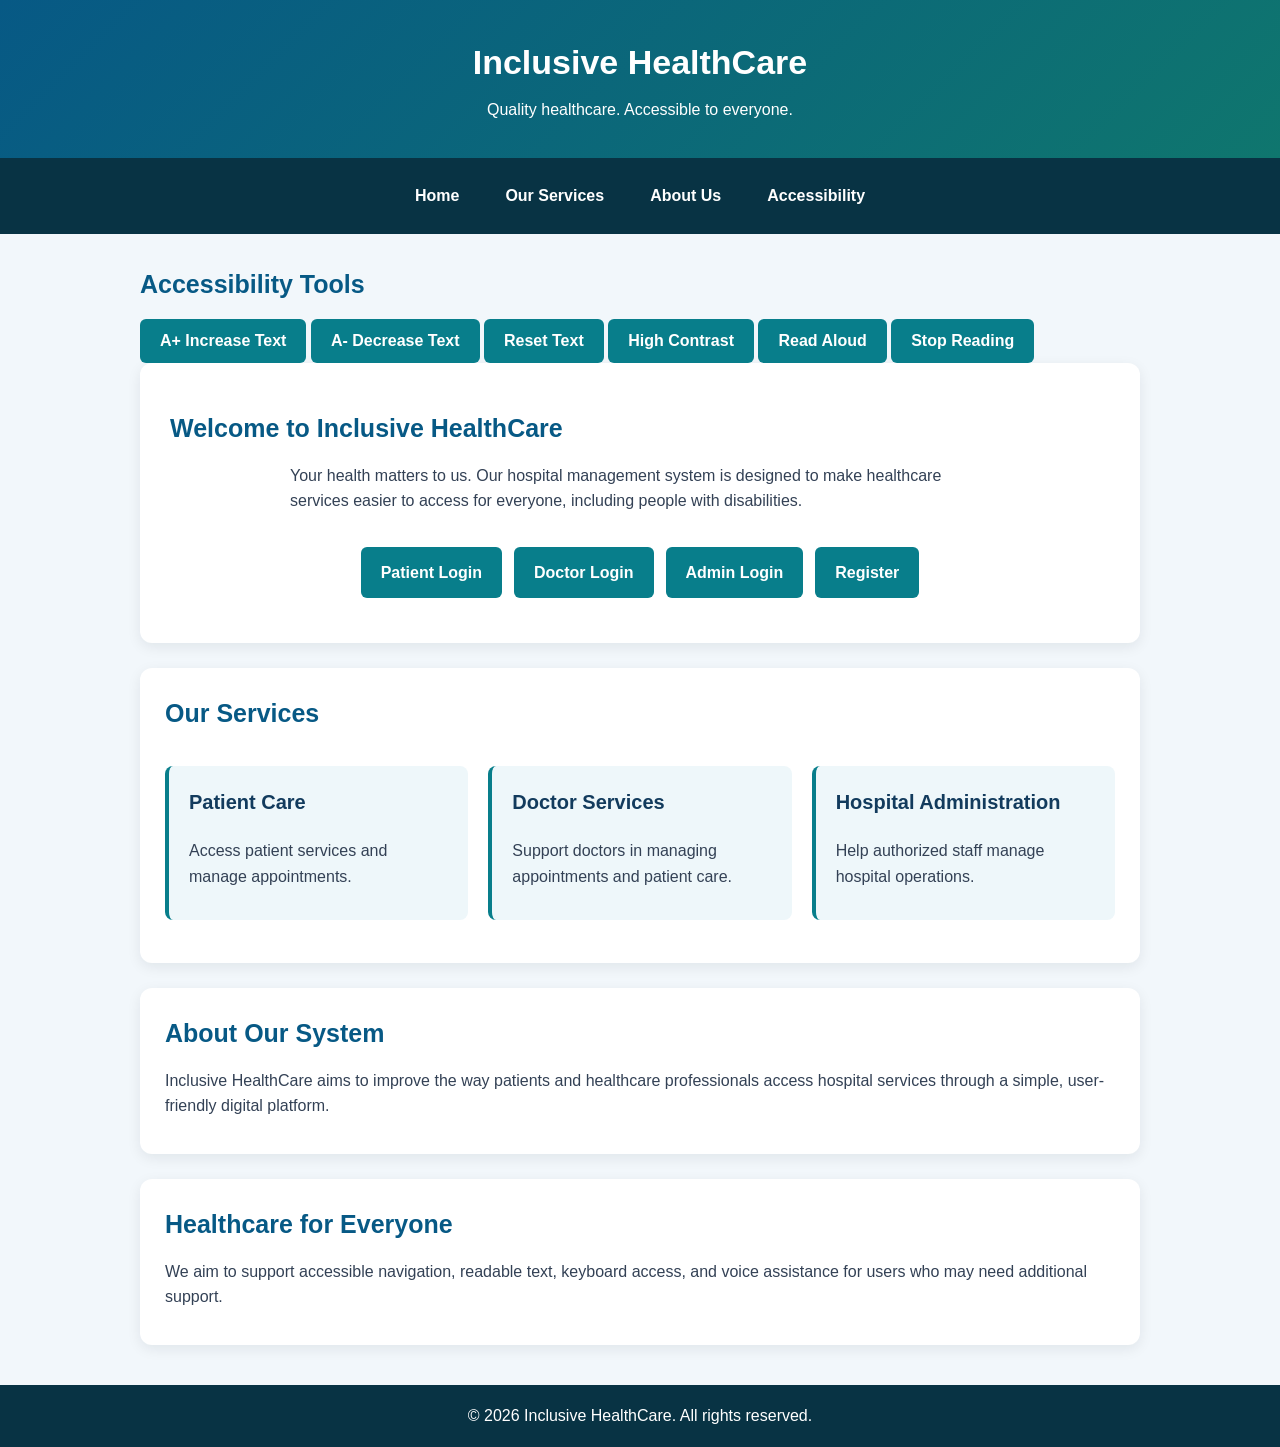
<file: index.html>
<!DOCTYPE html>
<html lang="en">
<head>
    <meta charset="UTF-8">
    <meta name="viewport" content="width=device-width, initial-scale=1.0">

    <title>Inclusive HealthCare | Hospital Management System</title>

    <link rel="stylesheet" href="styles.css">
</head>

<body>

    <header>
        <h1>Inclusive HealthCare</h1>
        <p>Quality healthcare. Accessible to everyone.</p>
    </header>

    <nav>
        <a href="#home">Home</a>
        <a href="#services">Our Services</a>
        <a href="#about">About Us</a>
        <a href="#accessibility">Accessibility</a>
    </nav>

    <main>
        
        <div class="accessibility-tools">
            <h2>Accessibility Tools</h2>

            <button type="button" id="increaseFont">
                A+ Increase Text
            </button>

            <button type="button" id="decreaseFont">
                A- Decrease Text
            </button>

            <button type="button" id="resetFont">
                Reset Text
            </button>
            
            <button type="button" id="contrastToggle">
                High Contrast
            </button>

            <button id="readAloud">Read Aloud</button>
            <button id="stopReading">Stop Reading</button>

        </div>


        <section id="home" class="welcome">
            <h2>Welcome to Inclusive HealthCare</h2>

            <p>
                Your health matters to us. Our hospital management
                system is designed to make healthcare services
                easier to access for everyone, including people
                with disabilities.
            </p>

            
<div class="welcome-buttons">
    <a class="hospital-button" href="login.html">Patient Login</a>
    <a class="hospital-button" href="login.html">Doctor Login</a>
    <a class="hospital-button" href="login.html">Admin Login</a>
    <a class="hospital-button" href="register.html">Register</a>
</div>

        </section>

        <section id="services">
            <h2>Our Services</h2>

            <div class="services-container">

                <article class="service-card">
                    <h3>Patient Care</h3>
                    <p>Access patient services and manage appointments.</p>
                </article>

                <article class="service-card">
                    <h3>Doctor Services</h3>
                    <p>Support doctors in managing appointments and patient care.</p>
                </article>

                <article class="service-card">
                    <h3>Hospital Administration</h3>
                    <p>Help authorized staff manage hospital operations.</p>
                </article>

            </div>
        </section>

        <section id="about">
            <h2>About Our System</h2>

            <p>
                Inclusive HealthCare aims to improve the way patients
                and healthcare professionals access hospital services
                through a simple, user-friendly digital platform.
            </p>
        </section>

        <section id="accessibility">
            <h2>Healthcare for Everyone</h2>

            <p>
                We aim to support accessible navigation, readable text,
                keyboard access, and voice assistance for users who
                may need additional support.
            </p>
        </section>

    </main>

    <footer>
        <p>&copy; 2026 Inclusive HealthCare. All rights reserved.</p>
    </footer>

    
<script>
    const increaseFont = document.getElementById("increaseFont");
    const decreaseFont = document.getElementById("decreaseFont");
    const resetFont = document.getElementById("resetFont");

    let currentFontSize = 16;

    document.body.style.fontSize = currentFontSize + "px";

    increaseFont.addEventListener("click", function () {
        if (currentFontSize < 28) {
            currentFontSize += 2;
            document.body.style.fontSize = currentFontSize + "px";
        }
    });

    decreaseFont.addEventListener("click", function () {
        if (currentFontSize > 12) {
            currentFontSize -= 2;
            document.body.style.fontSize = currentFontSize + "px";
        }
    });

    resetFont.addEventListener("click", function () {
        currentFontSize = 16;
        document.body.style.fontSize = currentFontSize + "px";
    });
    
const contrastToggle = document.getElementById("contrastToggle");

contrastToggle.addEventListener("click", function () {
    document.body.classList.toggle("high-contrast");

    if (document.body.classList.contains("high-contrast")) {
        contrastToggle.textContent = "Normal Contrast";
    } else {
        contrastToggle.textContent = "High Contrast";
    }
});
const readAloudButton = document.getElementById("readAloud");
const stopReadingButton = document.getElementById("stopReading");

readAloudButton.addEventListener("click", function () {
    window.speechSynthesis.cancel();

    const pageText = document.querySelector("main").innerText;
    const speech = new SpeechSynthesisUtterance(pageText);

    speech.lang = "en-KE";
    window.speechSynthesis.speak(speech);
});

stopReadingButton.addEventListener("click", function () {
    window.speechSynthesis.cancel();
});

</script>

</body>
</html>
</file>
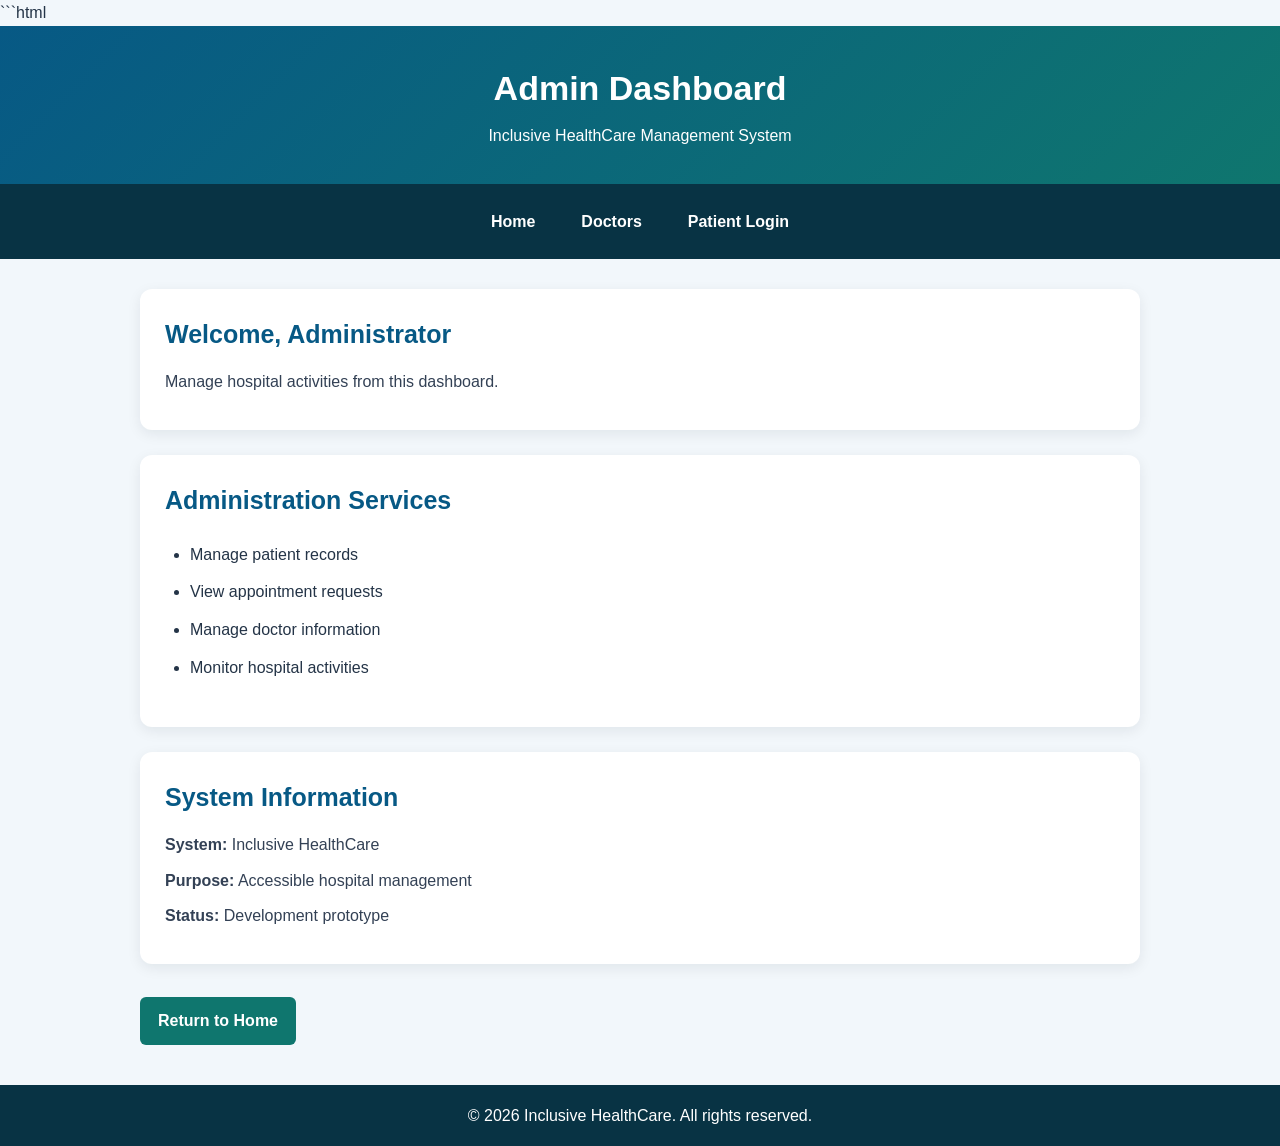
<file: admin.html>
```html
<!DOCTYPE html>
<html lang="en">
<head>
    <meta charset="UTF-8">
    <meta name="viewport" content="width=device-width, initial-scale=1.0">
    <title>Admin Dashboard | Inclusive HealthCare</title>
    <link rel="stylesheet" href="styles.css">
</head>
<body>

    <header>
        <h1>Admin Dashboard</h1>
        <p>Inclusive HealthCare Management System</p>
    </header>

    <nav>
        <a href="index.html">Home</a>
        <a href="doctors.html">Doctors</a>
        <a href="login.html">Patient Login</a>
    </nav>

    <main>
        <section>
            <h2>Welcome, Administrator</h2>
            <p>Manage hospital activities from this dashboard.</p>
        </section>

        <section>
            <h2>Administration Services</h2>
            <ul>
                <li>Manage patient records</li>
                <li>View appointment requests</li>
                <li>Manage doctor information</li>
                <li>Monitor hospital activities</li>
            </ul>
        </section>

        <section>
            <h2>System Information</h2>
            <p><strong>System:</strong> Inclusive HealthCare</p>
            <p><strong>Purpose:</strong> Accessible hospital management</p>
            <p><strong>Status:</strong> Development prototype</p>
        </section>

        <p>
            <a href="index.html">Return to Home</a>
        </p>
    </main>

    <footer>
        <p>&copy; 2026 Inclusive HealthCare. All rights reserved.</p>
    </footer>

</body>
</html>
</file>
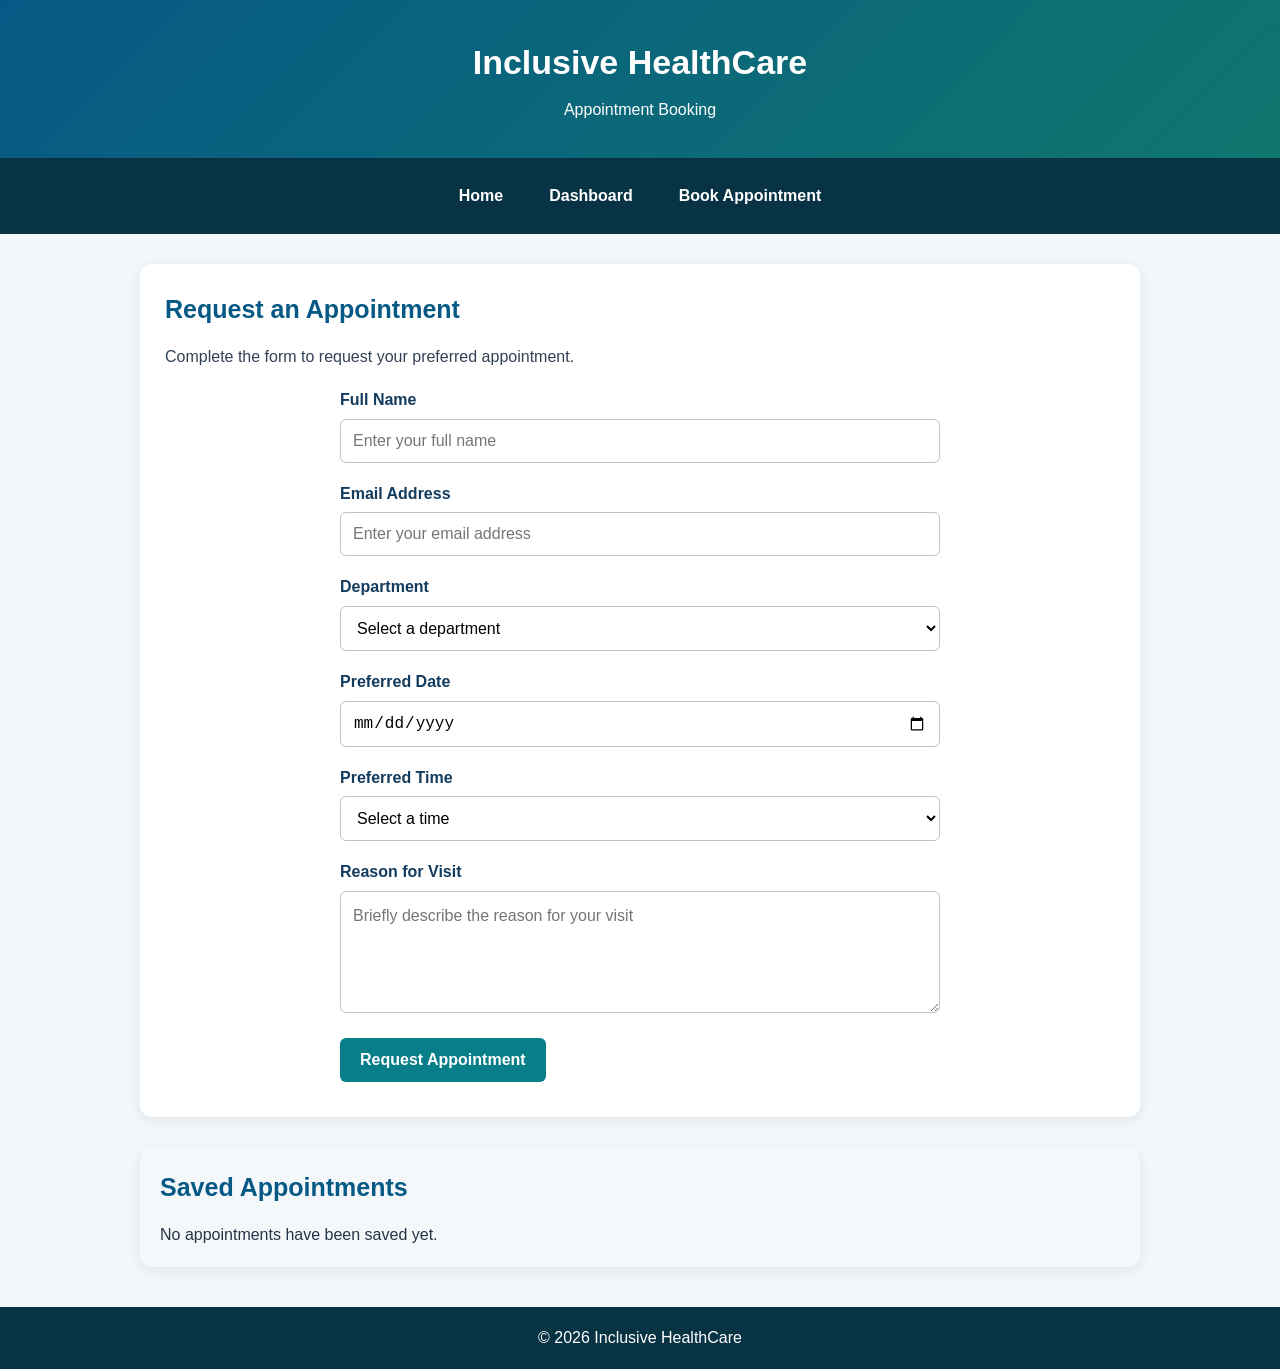
<file: appointments.html>
<!DOCTYPE html>
<html lang="en">
<head>
    <meta charset="UTF-8">
    <meta name="viewport" content="width=device-width, initial-scale=1.0">

    <title>Book an Appointment | Inclusive HealthCare</title>
    <link rel="stylesheet" href="styles.css">
</head>

<body>

    <header>
        <h1>Inclusive HealthCare</h1>
        <p>Appointment Booking</p>
    </header>

    <nav aria-label="Main navigation">
        <a href="index.html">Home</a>
        <a href="patient-dashboard.html">Dashboard</a>
        <a href="appointments.html" aria-current="page">
            Book Appointment
        </a>
    </nav>

    <main>
        <section aria-labelledby="bookingHeading">
            <h2 id="bookingHeading">Request an Appointment</h2>

            <p>
                Complete the form to request your preferred appointment.
            </p>

            <form id="appointmentForm"
                  aria-label="Request a hospital appointment">

                <label for="patientName">Full Name</label>
                <input
                    type="text"
                    id="patientName"
                    name="patientName"
                    placeholder="Enter your full name"
                    autocomplete="name"
                    required
                >

                <label for="patientEmail">Email Address</label>
                <input
                    type="email"
                    id="patientEmail"
                    name="patientEmail"
                    placeholder="Enter your email address"
                    autocomplete="email"
                    required
                >

                <label for="department">Department</label>
                <select id="department" name="department" required>
                    <option value="">Select a department</option>
                    <option value="general">General Medicine</option>
                    <option value="paediatrics">Paediatrics</option>
                    <option value="maternity">Maternity</option>
                    <option value="dental">Dental Care</option>
                    <option value="eye">Eye Care</option>
                </select>

                <label for="appointmentDate">Preferred Date</label>
                <input
                    type="date"
                    id="appointmentDate"
                    name="appointmentDate"
                    required
                >

                <label for="appointmentTime">Preferred Time</label>
                <select
                    id="appointmentTime"
                    name="appointmentTime"
                    required
                >
                    <option value="">Select a time</option>
                    <option value="09:00">9:00 AM</option>
                    <option value="10:00">10:00 AM</option>
                    <option value="11:00">11:00 AM</option>
                    <option value="13:00">1:00 PM</option>
                    <option value="14:00">2:00 PM</option>
                    <option value="15:00">3:00 PM</option>
                </select>

                <label for="reason">Reason for Visit</label>
                <textarea
                    id="reason"
                    name="reason"
                    rows="4"
                    placeholder="Briefly describe the reason for your visit"
                    required
                ></textarea>

                <button type="submit">Request Appointment</button>

            </form>

            <p id="appointmentMessage"
               role="status"
               aria-live="polite"></p>
        </section>

        <section id="savedAppointments"
                 aria-labelledby="savedHeading">

            <h2 id="savedHeading">Saved Appointments</h2>

            <div id="appointmentsList"
                 aria-live="polite"></div>

        </section>
    </main>

    <footer>
        <p>&copy; 2026 Inclusive HealthCare</p>
    </footer>

    <script>
        const appointmentForm =
            document.getElementById("appointmentForm");

        const appointmentDate =
            document.getElementById("appointmentDate");

        const appointmentMessage =
            document.getElementById("appointmentMessage");

        const appointmentsList =
            document.getElementById("appointmentsList");

        // Return today's date in the browser's local time.
        function getLocalToday() {
            const today = new Date();

            const year = today.getFullYear();
            const month = String(today.getMonth() + 1).padStart(2, "0");
            const day = String(today.getDate()).padStart(2, "0");

            return `${year}-${month}-${day}`;
        }

        // Prevent patients from selecting a past date.
        appointmentDate.min = getLocalToday();

        // Read saved appointments safely.
        function getAppointments() {
            try {
                const saved = JSON.parse(
                    localStorage.getItem("appointments") || "[]"
                );

                return Array.isArray(saved) ? saved : [];
            } catch (error) {
                return [];
            }
        }

        // Save the appointment list to browser storage.
        function saveAppointments(appointments) {
            try {
                localStorage.setItem(
                    "appointments",
                    JSON.stringify(appointments)
                );

                return true;
            } catch (error) {
                appointmentMessage.textContent =
                    "Unable to save appointments. Check browser storage.";

                return false;
            }
        }

        // Create a text element safely.
        function createTextElement(tag, text) {
            const element = document.createElement(tag);
            element.textContent = text;
            return element;
        }

        // Submit and save an appointment.
        appointmentForm.addEventListener("submit", function(event) {
            event.preventDefault();

            // Check the date again before saving.
            if (appointmentDate.value < getLocalToday()) {
                appointmentMessage.textContent =
                    "Please select today or a future date.";

                appointmentDate.focus();
                return;
            }

            const appointment = {
                patientName:
                    document.getElementById("patientName").value.trim(),

                patientEmail:
                    document.getElementById("patientEmail").value.trim(),

                department:
                    document.getElementById("department").value,

                appointmentDate: appointmentDate.value,

                appointmentTime:
                    document.getElementById("appointmentTime").value,

                reason:
                    document.getElementById("reason").value.trim(),

                status: "Pending"
            };

            const appointments = getAppointments();

            appointments.push(appointment);

            if (!saveAppointments(appointments)) {
                return;
            }

            appointmentMessage.textContent =
                "Your appointment request has been saved successfully!";

            appointmentForm.reset();

            // Refresh the minimum date in case the day has changed.
            appointmentDate.min = getLocalToday();

            displayAppointments();
        });

        // Display saved appointments and their management controls.
        function displayAppointments() {
            const appointments = getAppointments();

            appointmentsList.replaceChildren();

            if (appointments.length === 0) {
                appointmentsList.textContent =
                    "No appointments have been saved yet.";

                return;
            }

            appointments.forEach(function(appointment, index) {
                const appointmentCard = document.createElement("article");

                appointmentCard.classList.add("appointment-card");

                const heading = createTextElement(
                    "h3",
                    "Appointment " + (index + 1)
                );

                const name = createTextElement(
                    "p",
                    "Patient: " + (appointment.patientName || "Not provided")
                );

                const email = createTextElement(
                    "p",
                    "Email: " + (appointment.patientEmail || "Not provided")
                );

                const departmentNames = {
                    general: "General Medicine",
                    paediatrics: "Paediatrics",
                    maternity: "Maternity",
                    dental: "Dental Care",
                    eye: "Eye Care"
                };

                const department = createTextElement(
                    "p",
                    "Department: " +
                    (departmentNames[appointment.department] ||
                     appointment.department || "Not provided")
                );

                const date = createTextElement(
                    "p",
                    "Date: " + (appointment.appointmentDate || "Not provided")
                );

                const timeNames = {
                    "09:00": "9:00 AM",
                    "10:00": "10:00 AM",
                    "11:00": "11:00 AM",
                    "13:00": "1:00 PM",
                    "14:00": "2:00 PM",
                    "15:00": "3:00 PM"
                };

                const time = createTextElement(
                    "p",
                    "Time: " +
                    (timeNames[appointment.appointmentTime] ||
                     appointment.appointmentTime || "Not provided")
                );

                const reason = createTextElement(
                    "p",
                    "Reason: " + (appointment.reason || "Not provided")
                );

                const status = createTextElement(
                    "p",
                    "Current status: " + (appointment.status || "Pending")
                );

                status.classList.add("appointment-status");

                // Accessible appointment status selector.
                const statusLabel = document.createElement("label");

                const statusSelectId = "appointmentStatus" + index;

                statusLabel.htmlFor = statusSelectId;
                statusLabel.textContent = "Update appointment status:";

                const statusSelect = document.createElement("select");

                statusSelect.id = statusSelectId;
                statusSelect.setAttribute(
                    "aria-label",
                    "Status for appointment " + (index + 1)
                );

                const statusOptions = [
                    "Pending",
                    "Approved",
                    "Cancelled"
                ];

                statusOptions.forEach(function(optionText) {
                    const option = document.createElement("option");

                    option.value = optionText;
                    option.textContent = optionText;

                    statusSelect.appendChild(option);
                });

                statusSelect.value = statusOptions.includes(
                    appointment.status
                ) ? appointment.status : "Pending";

                // Save status changes.
                statusSelect.addEventListener("change", function() {
                    const updatedAppointments = getAppointments();

                    if (!updatedAppointments[index]) {
                        appointmentMessage.textContent =
                            "Appointment not found. Please refresh the page.";
                        return;
                    }

                    updatedAppointments[index].status = statusSelect.value;

                    if (saveAppointments(updatedAppointments)) {
                        appointmentMessage.textContent =
                            "Appointment status updated.";

                        displayAppointments();
                    }
                });

                // Delete appointment with confirmation.
                const deleteButton = document.createElement("button");

                deleteButton.type = "button";
                deleteButton.textContent = "Delete Appointment";

                deleteButton.setAttribute(
                    "aria-label",
                    "Delete appointment " + (index + 1)
                );

                deleteButton.addEventListener("click", function() {
                    const confirmed = window.confirm(
                        "Are you sure you want to delete this appointment?"
                    );

                    if (!confirmed) {
                        return;
                    }

                    const updatedAppointments = getAppointments();

                    // Remove the correct appointment by its current index.
                    if (index < 0 || index >= updatedAppointments.length) {
                        appointmentMessage.textContent =
                            "Appointment not found. Please refresh the page.";
                        return;
                    }

                    updatedAppointments.splice(index, 1);

                    if (saveAppointments(updatedAppointments)) {
                        appointmentMessage.textContent =
                            "Appointment deleted successfully.";

                        displayAppointments();
                    }
                });

                appointmentCard.append(
                    heading,
                    name,
                    email,
                    department,
                    date,
                    time,
                    reason,
                    status,
                    statusLabel,
                    statusSelect,
                    deleteButton
                );

                appointmentsList.appendChild(appointmentCard);
            });
        }

        // Show previously saved appointments when the page opens.
        displayAppointments();
    </script>

</body>
</html>
</file>
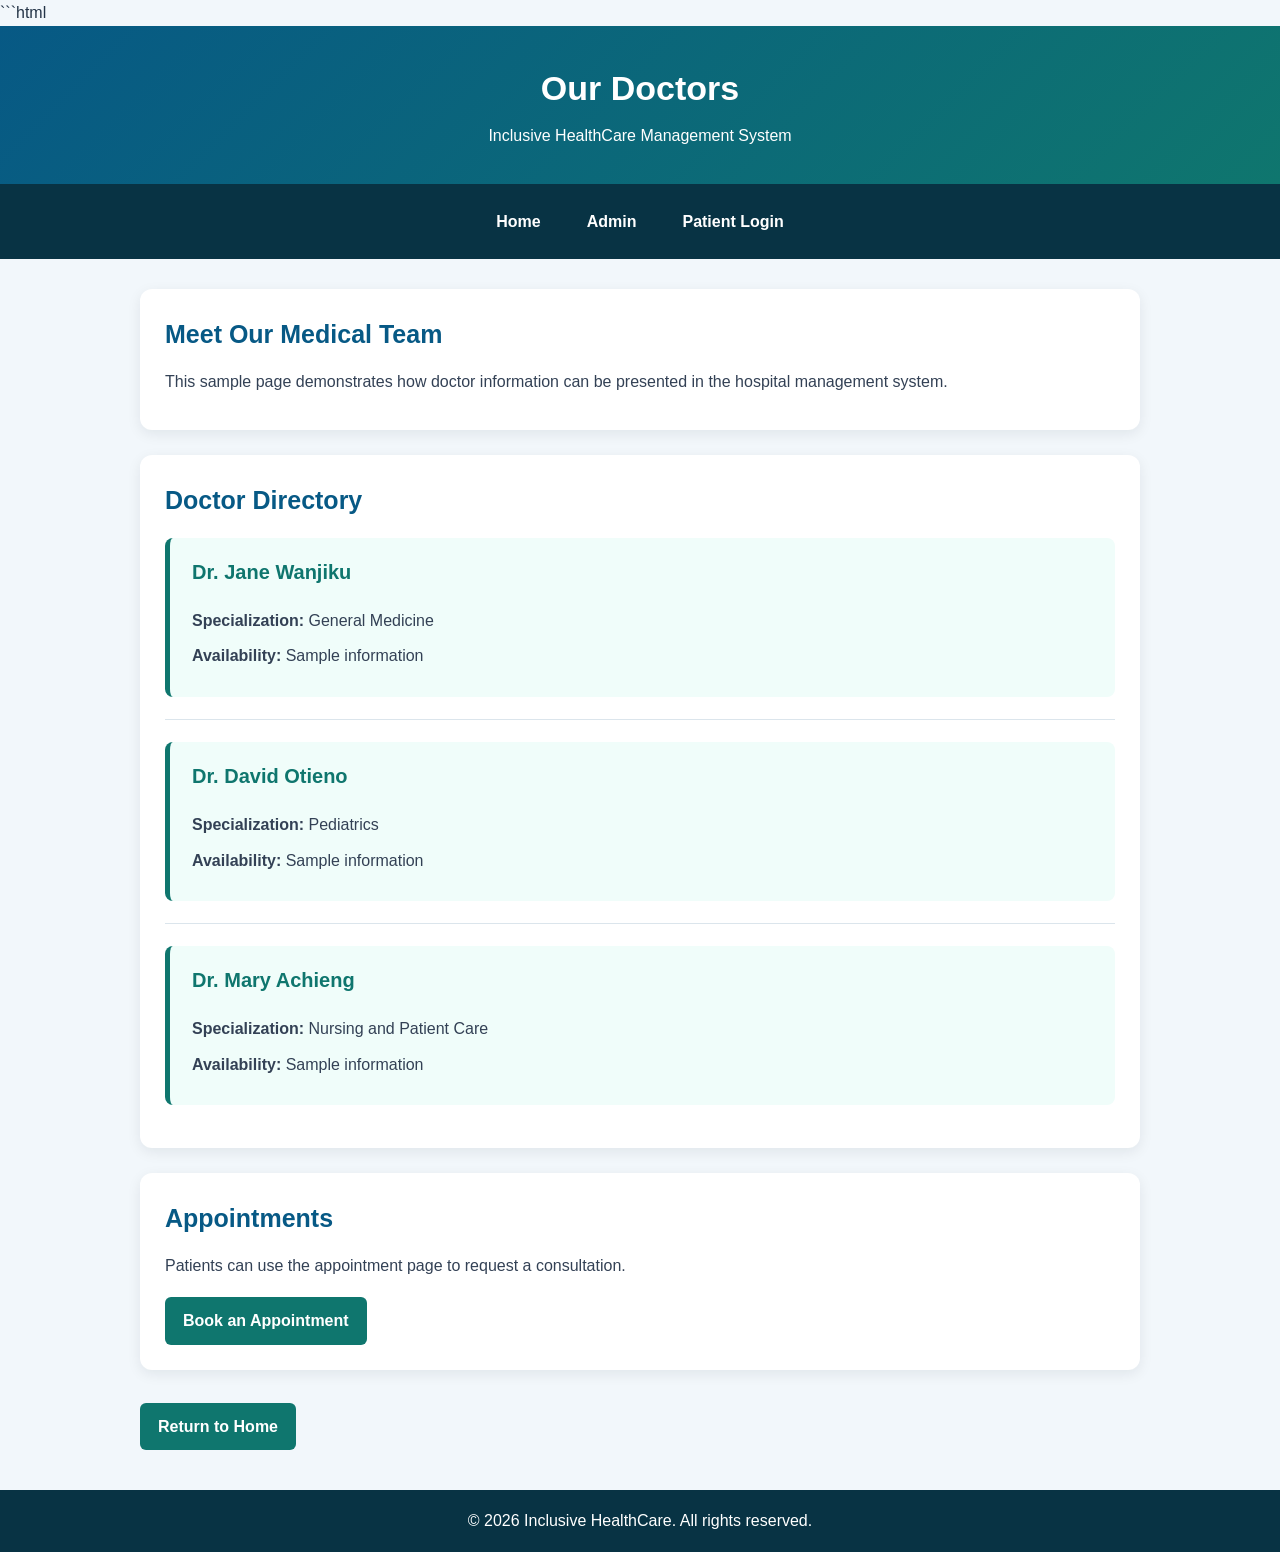
<file: doctors.html>
```html
<!DOCTYPE html>
<html lang="en">
<head>
    <meta charset="UTF-8">
    <meta name="viewport" content="width=device-width, initial-scale=1.0">
    <title>Doctors | Inclusive HealthCare</title>
    <link rel="stylesheet" href="styles.css">
</head>
<body>

    <header>
        <h1>Our Doctors</h1>
        <p>Inclusive HealthCare Management System</p>
    </header>

    <nav>
        <a href="index.html">Home</a>
        <a href="admin.html">Admin</a>
        <a href="login.html">Patient Login</a>
    </nav>

    <main>
        <section>
            <h2>Meet Our Medical Team</h2>
            <p>
                This sample page demonstrates how doctor information
                can be presented in the hospital management system.
            </p>
        </section>

        <section>
            <h2>Doctor Directory</h2>

            <article>
                <h3>Dr. Jane Wanjiku</h3>
                <p><strong>Specialization:</strong> General Medicine</p>
                <p><strong>Availability:</strong> Sample information</p>
            </article>

            <hr>

            <article>
                <h3>Dr. David Otieno</h3>
                <p><strong>Specialization:</strong> Pediatrics</p>
                <p><strong>Availability:</strong> Sample information</p>
            </article>

            <hr>

            <article>
                <h3>Dr. Mary Achieng</h3>
                <p><strong>Specialization:</strong> Nursing and Patient Care</p>
                <p><strong>Availability:</strong> Sample information</p>
            </article>
        </section>

        <section>
            <h2>Appointments</h2>
            <p>Patients can use the appointment page to request a consultation.</p>
            <a href="appointment.html">Book an Appointment</a>
        </section>

        <p>
            <a href="index.html">Return to Home</a>
        </p>
    </main>

    <footer>
        <p>&copy; 2026 Inclusive HealthCare. All rights reserved.</p>
    </footer>

</body>
</html>
</file>
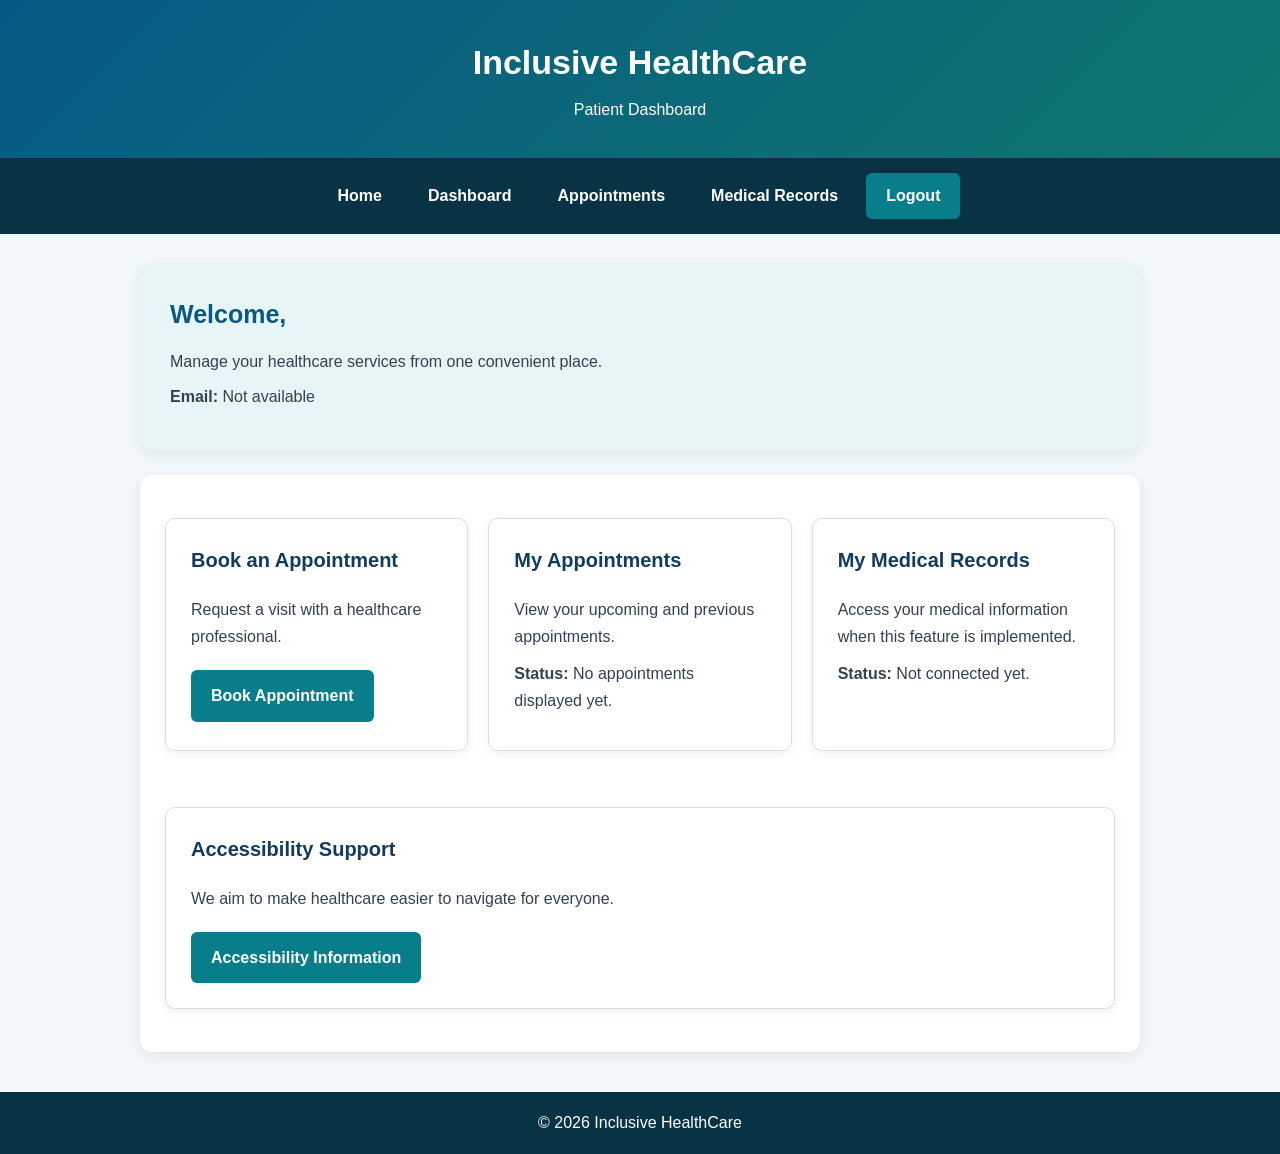
<file: patient-dashboard.html>
<?php
require_once __DIR__ . '/auth.php';
?>

<!DOCTYPE html>
<html lang="en">
<head>
    <meta charset="UTF-8">
    <meta name="viewport" content="width=device-width, initial-scale=1.0">

    <title>Patient Dashboard | Inclusive HealthCare</title>

    <link rel="stylesheet" href="styles.css">
</head>
<body>

    <header>
        <h1>Inclusive HealthCare</h1>
        <p>Patient Dashboard</p>
    </header>

    
<nav>
    <a href="index.html">Home</a>
    <a href="patient-dashboard.html">Dashboard</a>
    <a href="appointments.html">Appointments</a>
    <a href="#records">Medical Records</a>
    <button type="button" id="logoutBtn">Logout</button>
</nav>


    <main>

        
        <section class="dashboard-welcome">
            
        <h2>
            Welcome,
            <?= htmlspecialchars(
                $_SESSION['patient_name'],
                ENT_QUOTES,
                'UTF-8'
            ) ?>
        </h2>

            <p>
                Manage your healthcare services from one convenient place.
            </p>

            <p><strong>Email:</strong> <span id="patientEmail">Not available</span></p>
        </section>


        <section class="dashboard-container">

            <article class="dashboard-card">
                <h3>Book an Appointment</h3>
                <p>Request a visit with a healthcare professional.</p>
                <a class="hospital-button" href="#appointments.html">
                    Book Appointment
                </a>
            </article>

            <article class="dashboard-card" id="appointments">
                <h3>My Appointments</h3>
                <p>View your upcoming and previous appointments.</p>
                <p><strong>Status:</strong> No appointments displayed yet.</p>
            </article>

            <article class="dashboard-card" id="records">
                <h3>My Medical Records</h3>
                <p>Access your medical information when this feature is implemented.</p>
                <p><strong>Status:</strong> Not connected yet.</p>
            </article>

            <article class="dashboard-card">
                <h3>Accessibility Support</h3>
                <p>We aim to make healthcare easier to navigate for everyone.</p>
                <a class="hospital-button" href="hospital.html#accessibility">
                    Accessibility Information
                </a>
            </article>

        </section>

    </main>

    <footer>
        <p>&copy; 2026 Inclusive HealthCare</p>
    </footer>

</body>
</html>
</file>
<file: styles.css>
/* Basic page styling */
* {
    box-sizing: border-box;
}

body {
    margin: 0;
    font-family: Arial, sans-serif;
    background-color: #f4f8fb;
    color: #263746;
    line-height: 1.6;
}

/* Header */
header {
    background-color: #123b5d;
    color: white;
    text-align: center;
    padding: 30px 20px;
}

header h1 {
    margin: 0;
    font-size: 32px;
}

header p {
    margin: 10px 0 0;
}

/* Navigation */
nav {
    background-color: #087e8b;
    padding: 15px;
    display: flex;
    justify-content: center;
    flex-wrap: wrap;
    gap: 25px;
}

nav a {
    color: white;
    text-decoration: none;
    font-weight: bold;
}

nav a:hover,
nav a:focus {
    text-decoration: underline;
}

/* Main sections */
main {
    width: 90%;
    max-width: 1100px;
    margin: 30px auto;
}

section {
    background-color: white;
    margin-bottom: 25px;
    padding: 30px;
    border-radius: 12px;
    box-shadow: 0 3px 10px rgba(0, 0, 0, 0.07);
}

h2 {
    color: #123b5d;
    text-align: center;
    margin-top: 0;
}

/* Welcome section */
.welcome {
    text-align: center;
    padding: 45px 30px;
}

.welcome p {
    max-width: 700px;
    margin: 15px auto 25px;
}

.welcome-buttons {
    display: flex;
    justify-content: center;
    flex-wrap: wrap;
    gap: 12px;
}

button {
    background-color: #087e8b;
    color: white;
    border: none;
    border-radius: 6px;
    padding: 13px 20px;
    font-size: 16px;
    font-weight: bold;
    cursor: pointer;
}

button:hover,
button:focus {
    background-color: #123b5d;
}

/* Service cards */
.services-container {
    display: flex;
    flex-wrap: wrap;
    justify-content: center;
    gap: 20px;
}

.service-card {
    flex: 1 1 220px;
    padding: 20px;
    background-color: #eef7fa;
    border-radius: 8px;
    border-left: 4px solid #087e8b;
}

.service-card h3 {
    color: #123b5d;
}

/* Footer */
footer {
    background-color: #123b5d;
    color: white;
    text-align: center;
    padding: 20px;
}

footer p {
    margin: 0;
}

/* Smaller screens */
@media (max-width: 600px) {
    header h1 {
        font-size: 26px;
    }

    nav {
        gap: 15px;
    }

    main {
        width: 94%;
    }

    section {
        padding: 20px;
    }

    .welcome-buttons {
        flex-direction: column;
    }

    button {
        width: 100%;
    }
}

/* Registration form */
form {
    max-width: 600px;
    margin: 0 auto;
}

form label {
    display: block;
    margin-top: 18px;
    margin-bottom: 6px;
    font-weight: bold;
    color: #123b5d;
}

form input,
form select {
    display: block;
    width: 100%;
    padding: 12px;
    font-size: 16px;
    border: 1px solid #b8c5d1;
    border-radius: 6px;
    background-color: white;
}

form input:focus,
form select:focus {
    outline: 3px solid #8ddde5;
    border-color: #087e8b;
}

form button {
    margin-top: 25px;
}

form button:focus {
    outline: 3px solid #8ddde5;
    outline-offset: 3px;
}

.hospital-button {
    display: inline-block;
    background-color: #087e8b;
    color: white;
    padding: 13px 20px;
    border-radius: 6px;
    text-decoration: none;
    font-size: 16px;
    font-weight: bold;
}

.hospital-button:hover,
.hospital-button:focus {
    background-color: #123b5d;
    color: white;
}

/* Patient dashboard */
.dashboard-welcome {
    text-align: center;
    background-color: #e8f5f7;
    padding: 30px;
}

.dashboard-container {
    display: flex;
    flex-wrap: wrap;
    gap: 20px;
    margin: 25px 0;
}

.dashboard-card {
    flex: 1 1 300px;
    background-color: white;
    border: 1px solid #d5e1e8;
    border-radius: 10px;
    padding: 25px;
    box-shadow: 0 3px 10px rgba(0, 0, 0, 0.06);
}

.dashboard-card h3 {
    color: #123b5d;
}

.dashboard-card p {
    line-height: 1.7;
}

.dashboard-card .hospital-button {
    margin-top: 10px;
}

/* Appointment form textarea */
form textarea {
    display: block;
    width: 100%;
    padding: 12px;
    font-family: Arial, sans-serif;
    font-size: 16px;
    line-height: 1.5;
    border: 1px solid #b8c5d1;
    border-radius: 6px;
    resize: vertical;
}

form textarea:focus {
    outline: 3px solid #8ddde5;
    border-color: #087e8b;
}


/* Saved appointments section */
#savedAppointments {
    margin-top: 30px;
    padding: 20px;
    background-color: #f4f8fb;
    border-radius: 12px;
}

/* Individual appointment cards */
#appointmentsList > div {
    background-color: white;
    padding: 18px;
    margin-bottom: 16px;
    border: 1px solid #d8e2eb;
    border-left: 5px solid #168aad;
    border-radius: 8px;
    box-shadow: 0 3px 8px rgba(0, 0, 0, 0.08);
}

/* Appointment details */
#appointmentsList p {
    margin: 8px 0;
    line-height: 1.5;
    color: #243447;
}

/* Delete button */
#appointmentsList button {
    background-color: #c62828;
    color: white;
    padding: 10px 14px;
    border: none;
    border-radius: 6px;
    cursor: pointer;
}

#appointmentsList button:hover {
    background-color: #991b1b;
}

.appointment-status {
    display: inline-block;
    background-color: #fff3cd;
    color: #856404;
    padding: 6px 12px;
    border-radius: 20px;
    font-weight: bold;
    font-size: 14px;
}

body.high-contrast {
    background-color: #000000;
    color: #ffffff;
}

body.high-contrast header,
body.high-contrast nav,
body.high-contrast main,
body.high-contrast section,
body.high-contrast .accessibility-tools {
    background-color: #000000;
    color: #ffffff;
}

body.high-contrast a {
    color: #ffff00;
}

body.high-contrast button {
    background-color: #ffff00;
    color: #000000;
    border: 2px solid #ffffff;
}

/* Keyboard accessibility */
button:focus-visible,
a:focus-visible,
input:focus-visible,
select:focus-visible,
textarea:focus-visible {
    outline: 3px solid #ff9800;
    outline-offset: 4px;
}

/* ===== ADMIN AND DOCTORS PAGES ===== */

body {
    margin: 0;
    font-family: Arial, sans-serif;
    background-color: #f2f7fb;
    color: #243447;
    line-height: 1.6;
}

/* Page header */
header {
    background: linear-gradient(135deg, #075985, #0f766e);
    color: white;
    text-align: center;
    padding: 35px 20px;
}

header h1 {
    color: white;
    font-size: 34px;
    margin: 0 0 8px;
}

header p {
    color: white;
    font-size: 16px;
    width: 100%;
    max-width: 700px;
    height: auto;
    padding: 0;
    margin: 0 auto;
    text-align: center;
}

/* Navigation */
nav {
    background-color: #083344;
    display: flex;
    justify-content: center;
    flex-wrap: wrap;
    gap: 10px;
    padding: 15px;
}

nav a {
    color: white;
    text-decoration: none;
    padding: 10px 18px;
    border-radius: 6px;
    font-weight: bold;
    transition: 0.3s;
}

nav a:hover,
nav a:focus {
    background-color: #14b8a6;
    color: #062c30;
    text-decoration: none;
    outline: 2px solid white;
}

/* Main content */
main {
    max-width: 1000px;
    width: 90%;
    margin: 30px auto;
}

/* Content sections */
main section {
    background-color: white;
    padding: 25px;
    margin-bottom: 25px;
    border: none;
    border-radius: 12px;
    box-shadow: 0 4px 14px rgba(15, 23, 42, 0.08);
}

main h2 {
    color: #075985;
    font-size: 25px;
    text-align: left;
    font-style: normal;
    margin-top: 0;
    margin-bottom: 15px;
}

main h3 {
    color: #0f766e;
    font-size: 20px;
}

main p {
    color: #334155;
    font-size: 16px;
    width: 100%;
    max-width: none;
    height: auto;
    padding: 0;
    margin: 10px 0;
    text-align: left;
}

main ul {
    padding-left: 25px;
}

main li {
    padding: 6px 0;
}

/* Doctor cards */
main article {
    background-color: #f0fdfa;
    border-left: 5px solid #0f766e;
    padding: 18px 22px;
    margin: 18px 0;
    border-radius: 8px;
}

main article h3 {
    margin-top: 0;
}

/* Links and buttons inside the content */
main a {
    display: inline-block;
    background-color: #0f766e;
    color: white;
    text-decoration: none;
    padding: 11px 18px;
    border-radius: 6px;
    font-weight: bold;
    margin-top: 8px;
    transition: 0.3s;
}

main a:hover,
main a:focus {
    background-color: #075985;
    text-decoration: underline;
    outline: 2px solid #0f766e;
    outline-offset: 3px;
}

/* Horizontal separators */
main hr {
    border: 0;
    border-top: 1px solid #dbe5ec;
    margin: 22px 0;
}

/* Footer */
footer {
    background-color: #083344;
    color: white;
    text-align: center;
    padding: 18px;
    margin-top: 40px;
}

footer p {
    color: white;
    margin: 0;
}

/* Mobile-friendly layout */
@media (max-width: 600px) {
    header h1 {
        font-size: 27px;
    }

    nav {
        flex-direction: column;
        align-items: stretch;
    }

    nav a {
        text-align: center;
    }

    main {
        width: 92%;
    }

    main section {
        padding: 18px;
    }
}
</file>
